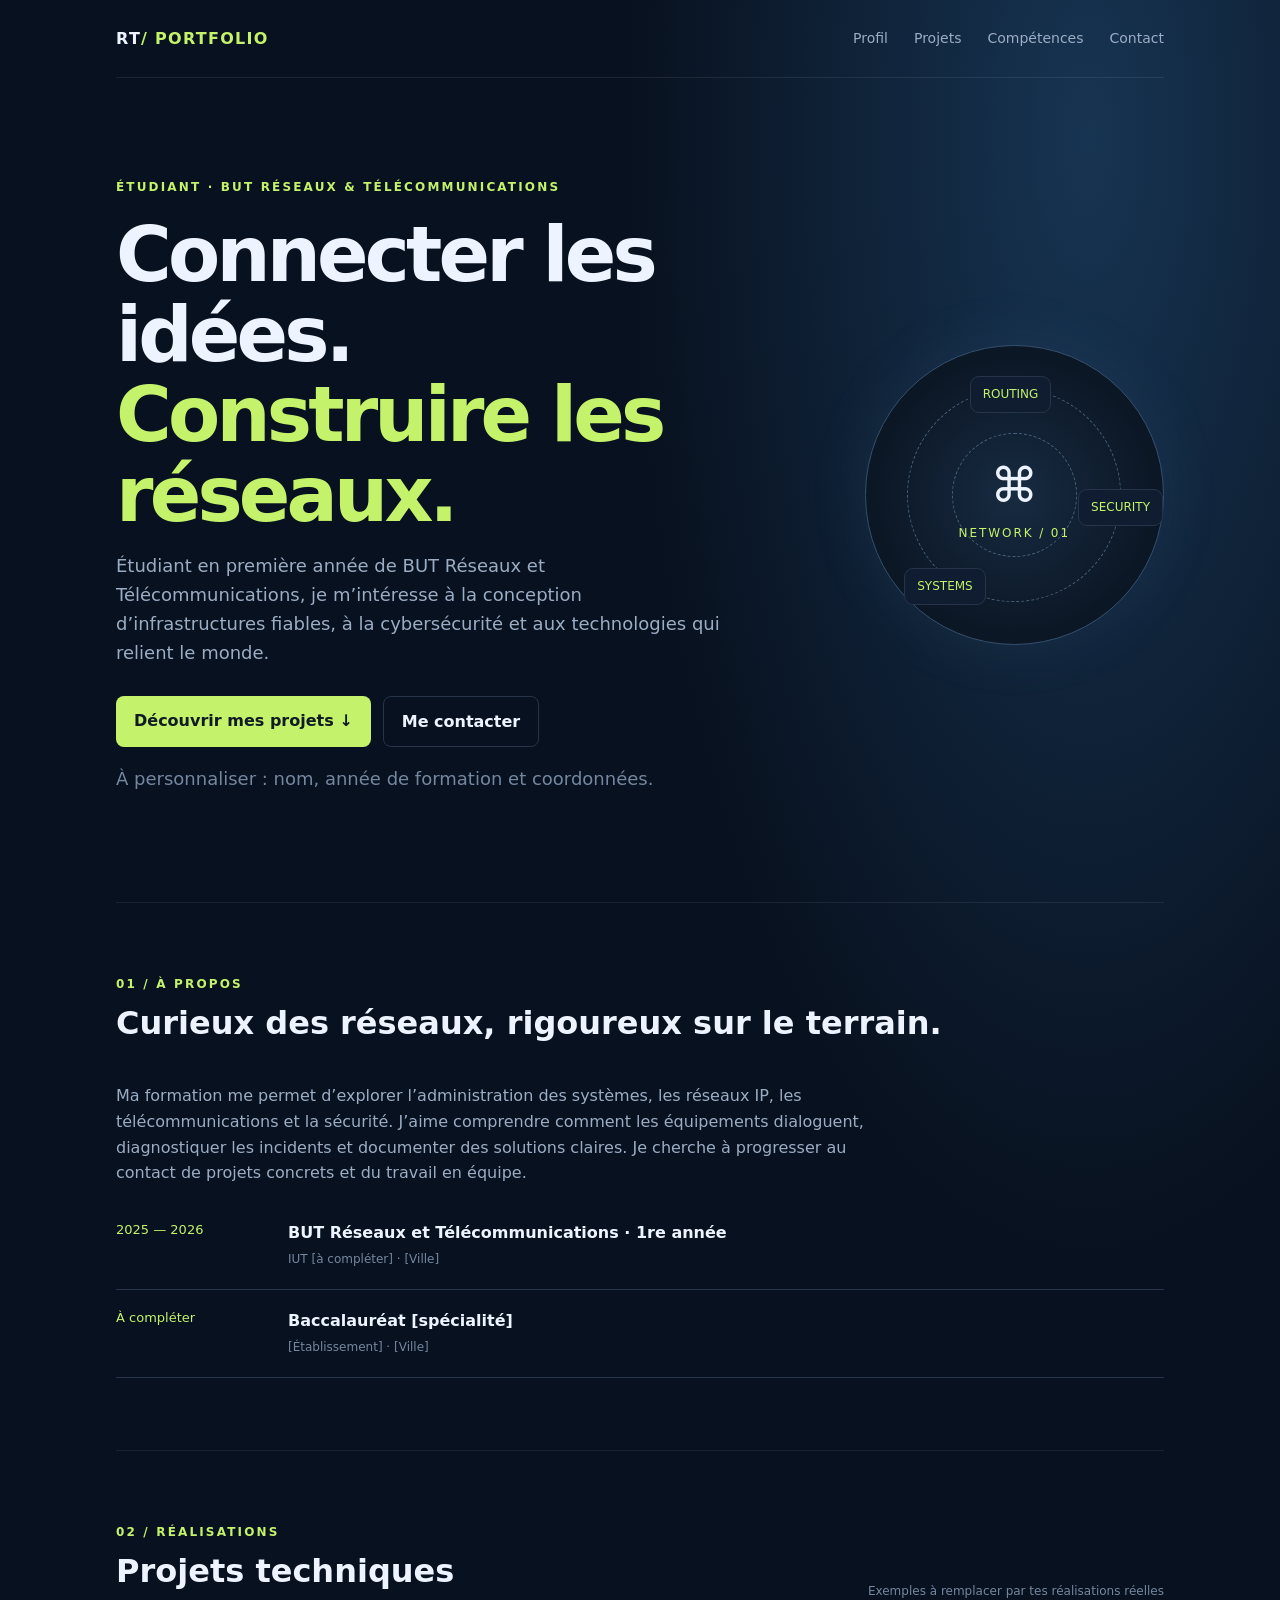
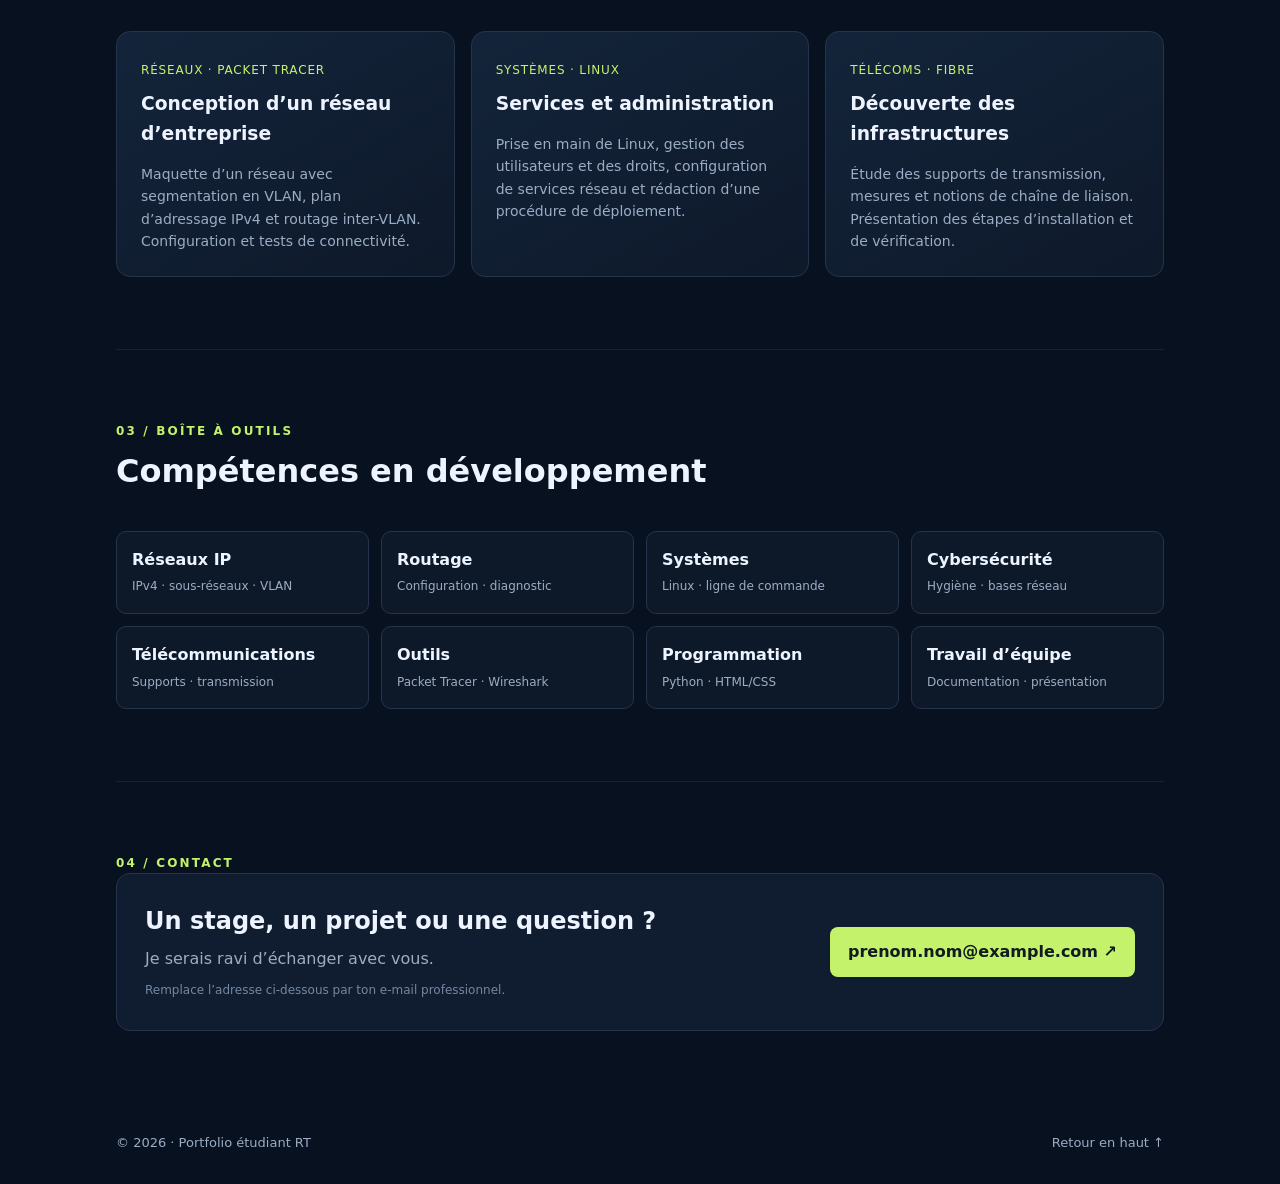
<file: portfolio-but-rt.html>
<!doctype html><html lang="fr"><head><meta charset="utf-8"><meta name="viewport" content="width=device-width,initial-scale=1"><meta name="description" content="Portfolio d’un étudiant en BUT Réseaux et Télécommunications"><title>Portfolio | Réseaux & Télécoms</title><style>
:root{--bg:#08111f;--panel:#101d30;--ink:#edf4ff;--muted:#9badc5;--lime:#c4f36b;--line:#25344a}*{box-sizing:border-box}html{scroll-behavior:smooth}body{margin:0;background:radial-gradient(ellipse at 85% 5%,#173452 0,transparent 30%),var(--bg);color:var(--ink);font:16px/1.6 Inter,system-ui,sans-serif}a{color:inherit;text-decoration:none}.wrap{max-width:1100px;margin:auto;padding:0 26px}header{height:78px;display:flex;align-items:center;justify-content:space-between;border-bottom:1px solid #ffffff14}.brand{font-weight:800;letter-spacing:.08em}.brand b{color:var(--lime)}nav{display:flex;gap:26px;color:var(--muted);font-size:14px}nav a:hover,.link:hover{color:var(--lime)}.hero{padding:100px 0 90px;display:grid;grid-template-columns:1.4fr .6fr;gap:50px;align-items:center}.eyebrow{color:var(--lime);font-size:12px;letter-spacing:.18em;text-transform:uppercase;font-weight:700}.hero h1{font-size:clamp(42px,7vw,76px);line-height:1.05;letter-spacing:-.05em;margin:18px 0}.hero h1 span{color:var(--lime)}p{color:var(--muted)}.hero p{max-width:620px;font-size:18px}.actions{display:flex;gap:12px;margin-top:28px}.btn{padding:12px 18px;border-radius:8px;background:var(--lime);color:#101b24;font-weight:750}.btn.alt{background:transparent;color:var(--ink);border:1px solid var(--line)}.orbit{aspect-ratio:1;border:1px solid #35506d;border-radius:50%;display:grid;place-items:center;position:relative;background:radial-gradient(circle,#172b41 0,#0c1726 66%);box-shadow:0 0 70px #91c7ff12}.orbit:before,.orbit:after{content:"";position:absolute;border:1px dashed #47617a;border-radius:50%;inset:14%}.orbit:after{inset:29%}.core{z-index:1;text-align:center;font-size:48px}.core small{display:block;font-size:12px;color:var(--lime);letter-spacing:.16em}.node{position:absolute;background:var(--panel);border:1px solid var(--line);padding:8px 12px;border-radius:9px;font-size:12px;color:var(--lime)}.n1{top:10%;left:35%}.n2{right:0;top:48%}.n3{bottom:13%;left:13%}section{padding:72px 0;border-top:1px solid #ffffff12}.section-head{display:flex;align-items:end;justify-content:space-between;margin-bottom:30px}.section-head h2{font-size:32px;margin:4px 0}.grid{display:grid;grid-template-columns:repeat(3,1fr);gap:16px}.card{background:linear-gradient(150deg,#13243a,#0e192a);border:1px solid var(--line);border-radius:14px;padding:24px}.card h3{margin:7px 0 8px}.tag{color:var(--lime);font-size:12px;letter-spacing:.07em;text-transform:uppercase}.card p{font-size:14px;margin-bottom:0}.skills{display:grid;grid-template-columns:repeat(4,1fr);gap:12px}.skill{border:1px solid var(--line);padding:15px;border-radius:10px;background:#0d1929}.skill strong{display:block}.skill span{font-size:12px;color:var(--muted)}.timeline{display:grid;grid-template-columns:150px 1fr;gap:22px;padding:18px 0;border-bottom:1px solid var(--line)}.timeline time{color:var(--lime);font-size:13px}.contact{display:flex;justify-content:space-between;align-items:center;gap:20px;background:var(--panel);padding:28px;border:1px solid var(--line);border-radius:14px}footer{padding:30px 0;color:var(--muted);font-size:13px;display:flex;justify-content:space-between}.hint{font-size:12px;color:#7487a1} @media(max-width:740px){nav{gap:12px;font-size:12px}.hero{grid-template-columns:1fr;padding:65px 0}.orbit{max-width:300px;margin:auto;width:80%}.grid{grid-template-columns:1fr}.skills{grid-template-columns:repeat(2,1fr)}.section-head{display:block}.contact{display:block}.contact .btn{display:inline-block;margin-top:12px}.timeline{grid-template-columns:1fr;gap:2px}}
</style></head><body><div class="wrap"><header><a class="brand" href="#accueil">RT<span style="color:var(--lime)">/</span> <b>PORTFOLIO</b></a><nav><a href="#profil">Profil</a><a href="#projets">Projets</a><a href="#competences">Compétences</a><a href="#contact">Contact</a></nav></header><main><section class="hero" id="accueil" style="border:0"><div><div class="eyebrow">Étudiant · BUT Réseaux & Télécommunications</div><h1>Connecter les idées.<br><span>Construire les réseaux.</span></h1><p>Étudiant en première année de BUT Réseaux et Télécommunications, je m’intéresse à la conception d’infrastructures fiables, à la cybersécurité et aux technologies qui relient le monde.</p><div class="actions"><a class="btn" href="#projets">Découvrir mes projets ↓</a><a class="btn alt" href="#contact">Me contacter</a></div><p class="hint">À personnaliser : nom, année de formation et coordonnées.</p></div><div class="orbit"><div class="core">⌘<small>NETWORK / 01</small></div><span class="node n1">ROUTING</span><span class="node n2">SECURITY</span><span class="node n3">SYSTEMS</span></div></section><section id="profil"><div class="section-head"><div><div class="eyebrow">01 / À propos</div><h2>Curieux des réseaux, rigoureux sur le terrain.</h2></div></div><p style="max-width:760px">Ma formation me permet d’explorer l’administration des systèmes, les réseaux IP, les télécommunications et la sécurité. J’aime comprendre comment les équipements dialoguent, diagnostiquer les incidents et documenter des solutions claires. Je cherche à progresser au contact de projets concrets et du travail en équipe.</p><div class="timeline"><time>2025 — 2026</time><div><strong>BUT Réseaux et Télécommunications · 1re année</strong><br><span class="hint">IUT [à compléter] · [Ville]</span></div></div><div class="timeline"><time>À compléter</time><div><strong>Baccalauréat [spécialité]</strong><br><span class="hint">[Établissement] · [Ville]</span></div></div></section><section id="projets"><div class="section-head"><div><div class="eyebrow">02 / Réalisations</div><h2>Projets techniques</h2></div><span class="hint">Exemples à remplacer par tes réalisations réelles</span></div><div class="grid"><article class="card"><span class="tag">Réseaux · Packet Tracer</span><h3>Conception d’un réseau d’entreprise</h3><p>Maquette d’un réseau avec segmentation en VLAN, plan d’adressage IPv4 et routage inter-VLAN. Configuration et tests de connectivité.</p></article><article class="card"><span class="tag">Systèmes · Linux</span><h3>Services et administration</h3><p>Prise en main de Linux, gestion des utilisateurs et des droits, configuration de services réseau et rédaction d’une procédure de déploiement.</p></article><article class="card"><span class="tag">Télécoms · Fibre</span><h3>Découverte des infrastructures</h3><p>Étude des supports de transmission, mesures et notions de chaîne de liaison. Présentation des étapes d’installation et de vérification.</p></article></div></section><section id="competences"><div class="section-head"><div><div class="eyebrow">03 / Boîte à outils</div><h2>Compétences en développement</h2></div></div><div class="skills"><div class="skill"><strong>Réseaux IP</strong><span>IPv4 · sous-réseaux · VLAN</span></div><div class="skill"><strong>Routage</strong><span>Configuration · diagnostic</span></div><div class="skill"><strong>Systèmes</strong><span>Linux · ligne de commande</span></div><div class="skill"><strong>Cybersécurité</strong><span>Hygiène · bases réseau</span></div><div class="skill"><strong>Télécommunications</strong><span>Supports · transmission</span></div><div class="skill"><strong>Outils</strong><span>Packet Tracer · Wireshark</span></div><div class="skill"><strong>Programmation</strong><span>Python · HTML/CSS</span></div><div class="skill"><strong>Travail d’équipe</strong><span>Documentation · présentation</span></div></div></section><section id="contact"><div class="eyebrow">04 / Contact</div><div class="contact"><div><h2 style="margin:0">Un stage, un projet ou une question ?</h2><p style="margin:5px 0">Je serais ravi d’échanger avec vous.</p><span class="hint">Remplace l’adresse ci-dessous par ton e-mail professionnel.</span></div><a class="btn" href="mailto:prenom.nom@example.com">prenom.nom@example.com ↗</a></div></section></main><footer><span>© 2026 · Portfolio étudiant RT</span><a href="#accueil">Retour en haut ↑</a></footer></div></body></html>
</file>
